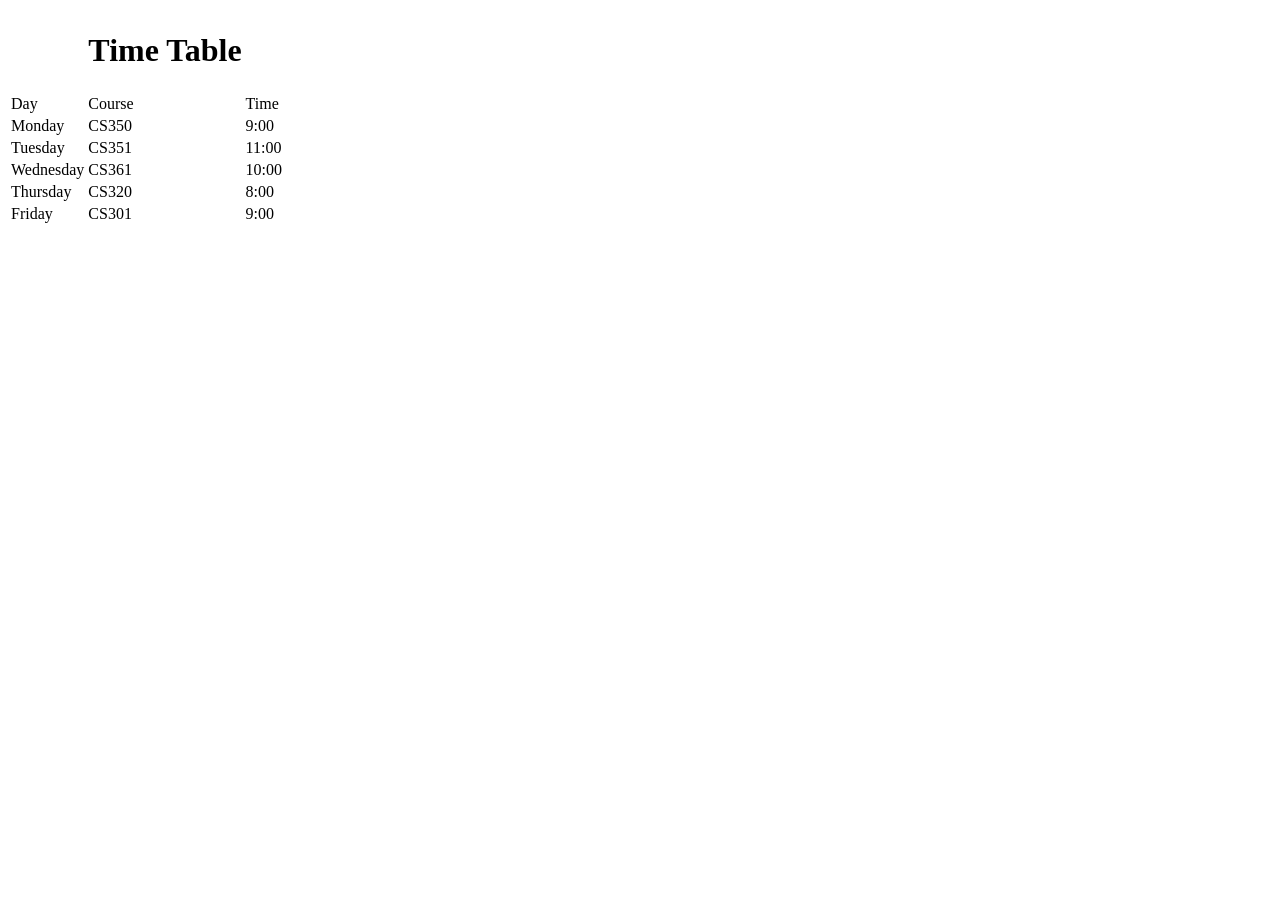
<file: indexlab2.html>
<!DOCTYPE html>
<html lang="en">
<head>
    <meta charset="UTF-8">
    <meta name="viewport" content="width=device-width, initial-scale=1.0">
    <title>Document</title>

</head>
<body>
   <table> <th><td><h1>Time Table</h1></td>
        <tbody>
            <tr>
                <td>Day</td>
                <td>       Course</td>
                <td>Time</td>
            </tr>
            <tr>
                <td>Monday</td>
                  <td>CS350 </td>
                  <td>9:00</td>

            </tr>
            <tr><td>Tuesday</td>   <td>CS351 </td> <td>11:00</td></tr>
            <tr><td>Wednesday</td>  <td> CS361 </td> <td>10:00</td></tr>
            <tr><td>Thursday</td>  <td>CS320 </td> <td>8:00</td></tr>
            <tr><td>Friday</td>  <td>CS301 </td> <td>9:00</td></tr>
        </tbody>
    </th>
    </table>
    
</body>
</html>
</file>
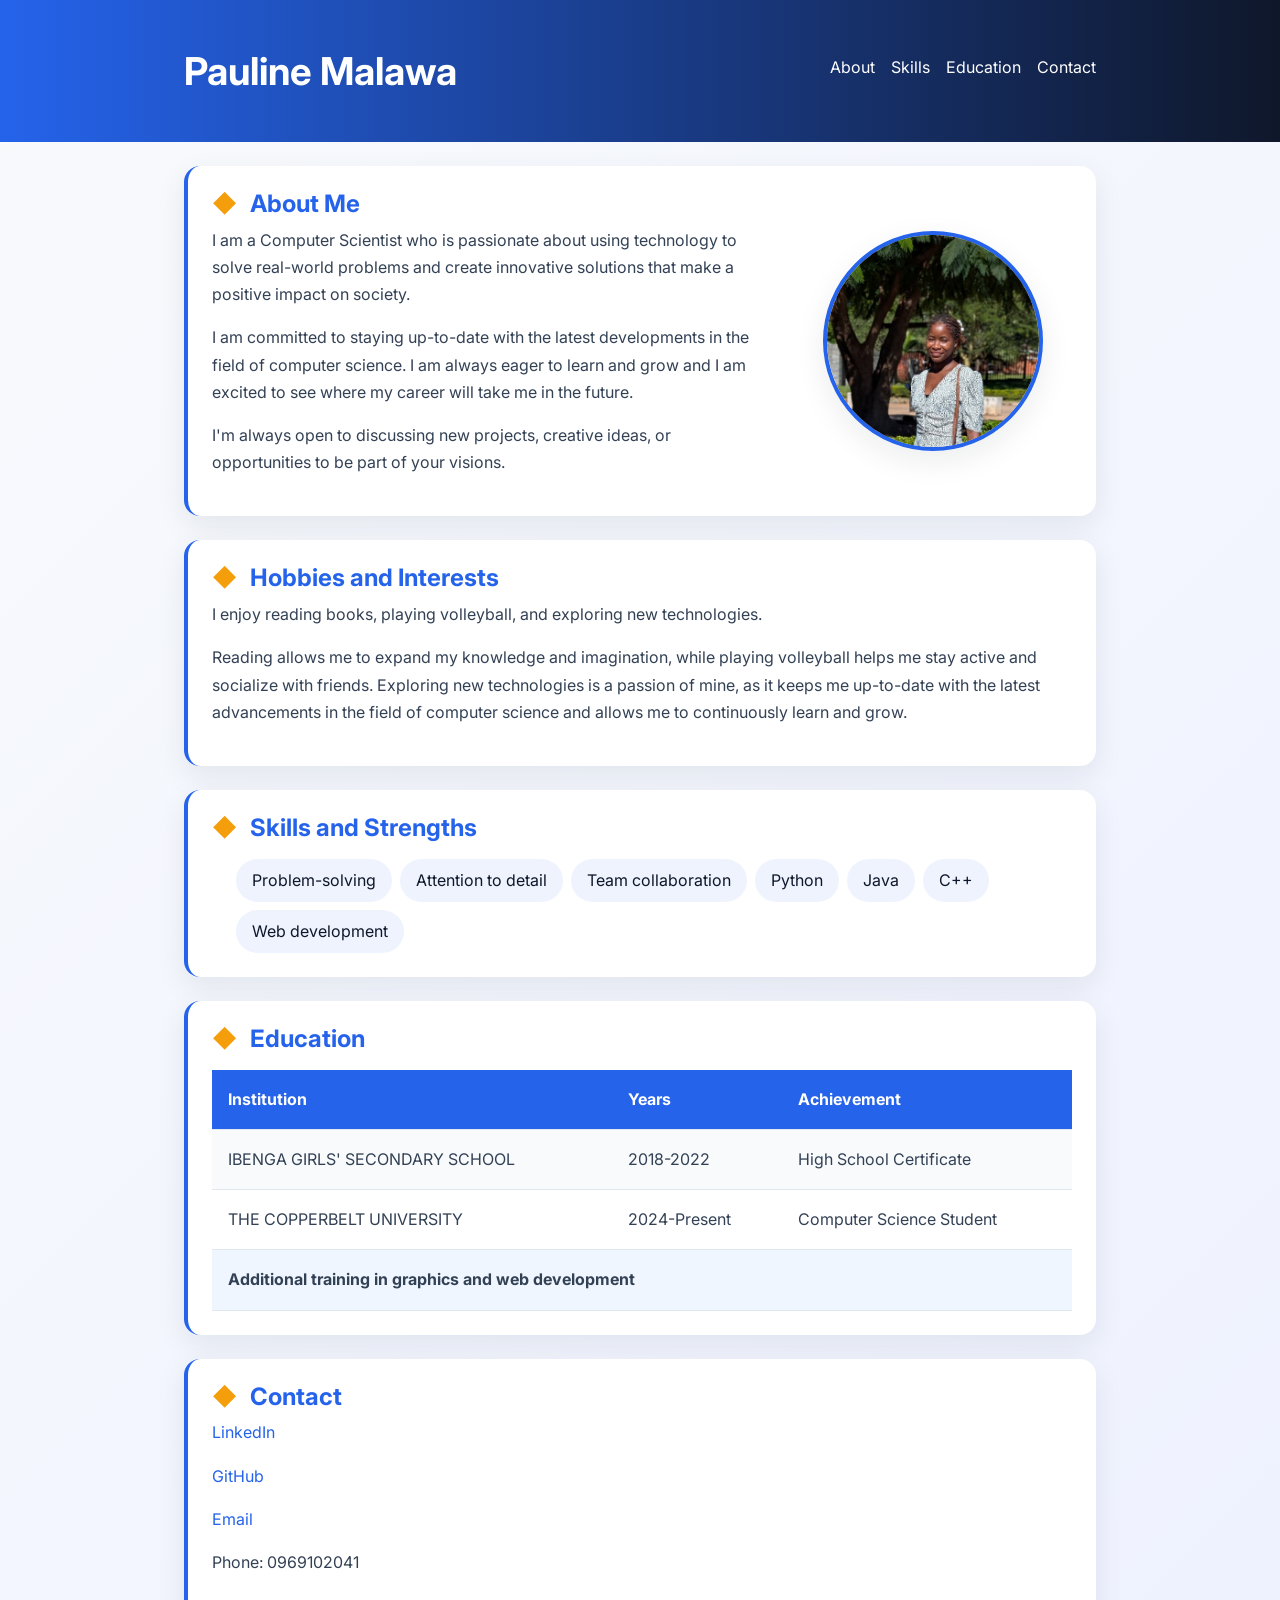
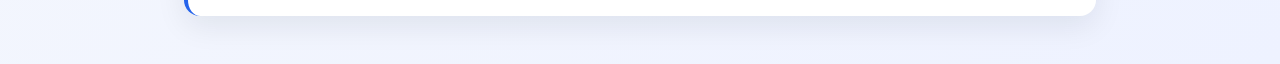
<file: profile.html>
<!DOCTYPE html>
<html lang="en">
<head>
    <meta charset="UTF-8">
    <meta name="viewport" content="width=device-width, initial-scale=1.0">
    <title>Profile Page</title>
    <link rel="preconnect" href="https://fonts.googleapis.com">
    <link rel="preconnect" href="https://fonts.gstatic.com" crossorigin>
    <link href="https://fonts.googleapis.com/css2?family=Inter:wght@400;500;700&display=swap" rel="stylesheet">
    <link rel="stylesheet" href="style.css">
</head>
<body>
    <header class="site-header">
        <div class="container">
            <h1>Pauline Malawa</h1>
            <nav>
                <a href="#about">About</a>
                <a href="#skills">Skills</a>
                <a href="#education">Education</a>
                <a href="#contact">Contact</a>
            </nav>
        </div>
    </header>

    <main class="container">
        <section id="about" class="profile-card profile-layout">
            <div>
                <h2>About Me</h2>
                <p>I am a Computer Scientist who is passionate about using technology to solve real-world problems and create innovative solutions that make a positive impact on society.</p>
                <p>I am committed to staying up-to-date with the latest developments in the field of computer science. I am always eager to learn and grow and I am excited to see where my career will take me in the future.</p>
                <p>I'm always open to discussing new projects, creative ideas, or opportunities to be part of your visions.</p>
            </div>
            <figure class="profile-figure">
                <img src="IMG-20260328-WA0024-1.jpg" alt="Pauline Malawa">
            </figure>
        </section>

        <section class="profile-card">
            <h2>Hobbies and Interests</h2>
            <p>I enjoy reading books, playing volleyball, and exploring new technologies.</p>
            <p>Reading allows me to expand my knowledge and imagination, while playing volleyball helps me stay active and socialize with friends. Exploring new technologies is a passion of mine, as it keeps me up-to-date with the latest advancements in the field of computer science and allows me to continuously learn and grow.</p>
        </section>

        <section id="skills" class="profile-card">
            <h2>Skills and Strengths</h2>
            <ul class="skills-list">
                <li>Problem-solving</li>
                <li>Attention to detail</li>
                <li>Team collaboration</li>
                <li>Python</li>
                <li>Java</li>
                <li>C++</li>
                <li>Web development</li>
            </ul>
        </section>

        <section id="education" class="profile-card">
            <h2>Education</h2>
            <table>
                <thead>
                    <tr>
                        <th>Institution</th>
                        <th>Years</th>
                        <th>Achievement</th>
                    </tr>
                </thead>
                <tbody>
                    <tr>
                        <td>IBENGA GIRLS' SECONDARY SCHOOL</td>
                        <td>2018-2022</td>
                        <td>High School Certificate</td>
                    </tr>
                    <tr>
                        <td>THE COPPERBELT UNIVERSITY</td>
                        <td>2024-Present</td>
                        <td>Computer Science Student</td>
                    </tr>
                </tbody>
                <tfoot>
                    <tr>
                        <td colspan="3">Additional training in graphics and web development</td>
                    </tr>
                </tfoot>
            </table>
        </section>

        <section id="contact" class="profile-card">
            <h2>Contact</h2>
            <p><a href="https://www.linkedin.com/in/pauline-malawa-35a0a12ab?utm_source=share&utm_campaign=share_via&utm_content=profile&utm_medium=android_app">LinkedIn</a></p>
            <p><a href="https://github.com/PaulineMalawa">GitHub</a></p>
            <p><a href="mailto:malawakabanda00@gmail.com">Email</a></p>
            <p>Phone: 0969102041</p>
        </section>
    </main>
</body>
</html>
</file>
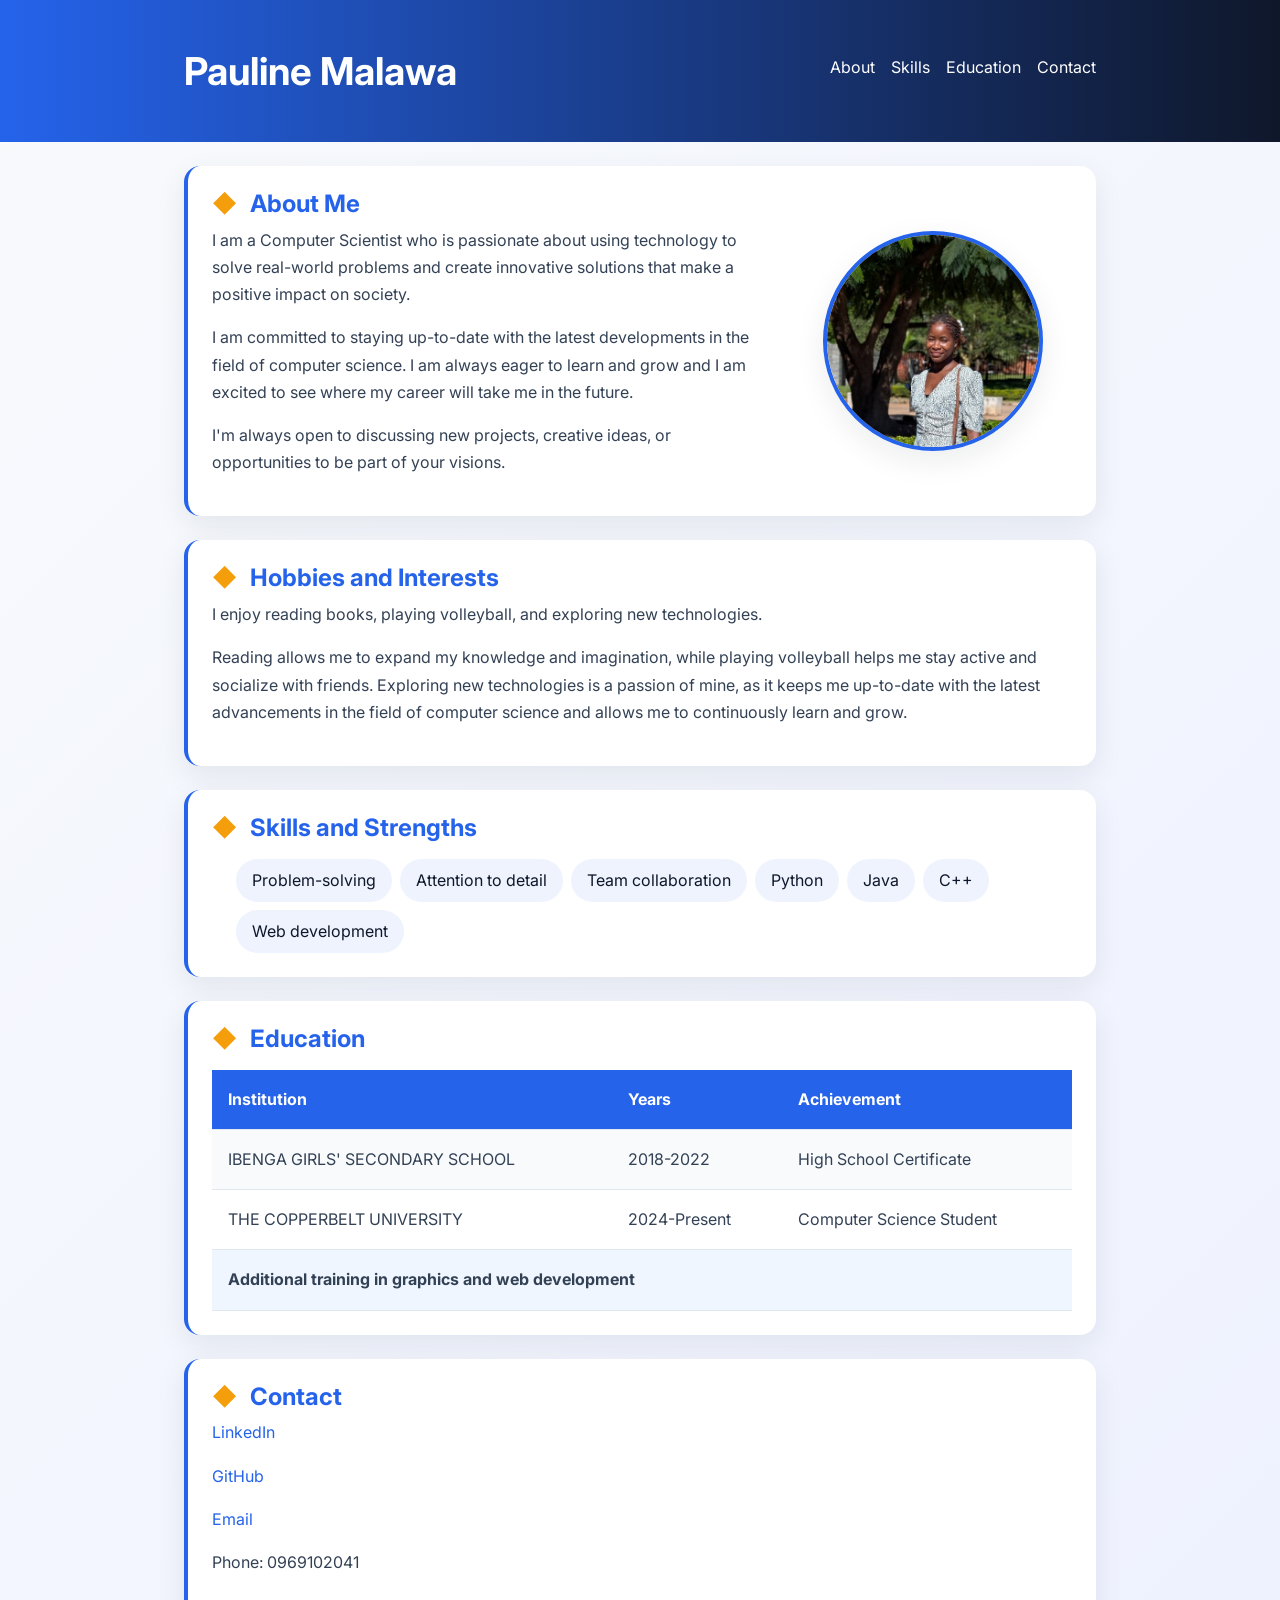
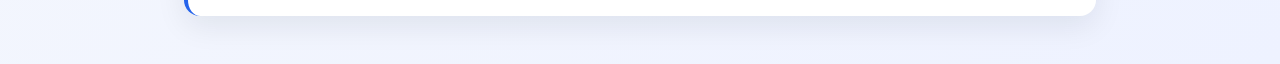
<file: Week 3 Lab Profile.html>
<!DOCTYPE html>
<html lang="en">
<head>
    <meta charset="UTF-8">
    <meta name="viewport" content="width=device-width, initial-scale=1.0">
    <title>Week 3 Lab</title>
    <link rel="preconnect" href="https://fonts.googleapis.com">
    <link rel="preconnect" href="https://fonts.gstatic.com" crossorigin>
    <link href="https://fonts.googleapis.com/css2?family=Inter:wght@400;500;700&display=swap" rel="stylesheet">
    <link rel="stylesheet" href="style.css">
</head>
<body>
    <header class="site-header">
        <div class="container">
            <h1>Pauline Malawa</h1>
            <nav>
                <a href="#about">About</a>
                <a href="#skills">Skills</a>
                <a href="#education">Education</a>
                <a href="#contact">Contact</a>
            </nav>
        </div>
    </header>

    <main class="container">
        <section id="about" class="profile-card profile-layout">
            <div>
                <h2>About Me</h2>
                <p>I am a Computer Scientist who is passionate about using technology to solve real-world problems and create innovative solutions that make a positive impact on society.</p>
                <p>I am committed to staying up-to-date with the latest developments in the field of computer science. I am always eager to learn and grow and I am excited to see where my career will take me in the future.</p>
                <p>I'm always open to discussing new projects, creative ideas, or opportunities to be part of your visions.</p>
            </div>
            <figure class="profile-figure">
                <img src="IMG-20260328-WA0024-1.jpg" alt="Pauline Malawa">
            </figure>
        </section>

        <section class="profile-card">
            <h2>Hobbies and Interests</h2>
            <p>I enjoy reading books, playing volleyball, and exploring new technologies.</p>
            <p>Reading allows me to expand my knowledge and imagination, while playing volleyball helps me stay active and socialize with friends. Exploring new technologies is a passion of mine, as it keeps me up-to-date with the latest advancements in the field of computer science and allows me to continuously learn and grow.</p>
        </section>

        <section id="skills" class="profile-card">
            <h2>Skills and Strengths</h2>
            <ul class="skills-list">
                <li>Problem-solving</li>
                <li>Attention to detail</li>
                <li>Team collaboration</li>
                <li>Python</li>
                <li>Java</li>
                <li>C++</li>
                <li>Web development</li>
            </ul>
        </section>

        <section id="education" class="profile-card">
            <h2>Education</h2>
            <table>
                <thead>
                    <tr>
                        <th>Institution</th>
                        <th>Years</th>
                        <th>Achievement</th>
                    </tr>
                </thead>
                <tbody>
                    <tr>
                        <td>IBENGA GIRLS' SECONDARY SCHOOL</td>
                        <td>2018-2022</td>
                        <td>High School Certificate</td>
                    </tr>
                    <tr>
                        <td>THE COPPERBELT UNIVERSITY</td>
                        <td>2024-Present</td>
                        <td>Computer Science Student</td>
                    </tr>
                </tbody>
                <tfoot>
                    <tr>
                        <td colspan="3">Additional training in graphics and web development</td>
                    </tr>
                </tfoot>
            </table>
        </section>

        <section id="contact" class="profile-card">
            <h2>Contact</h2>
            <p><a href="https://www.linkedin.com/in/pauline-malawa-35a0a12ab?utm_source=share&utm_campaign=share_via&utm_content=profile&utm_medium=android_app">LinkedIn</a></p>
            <p><a href="https://github.com/PaulineMalawa">GitHub</a></p>
            <p><a href="mailto:malawakabanda00@gmail.com">Email</a></p>
            <p>Phone: 0969102041</p>
        </section>
    </main>
</body>
</html>
</file>
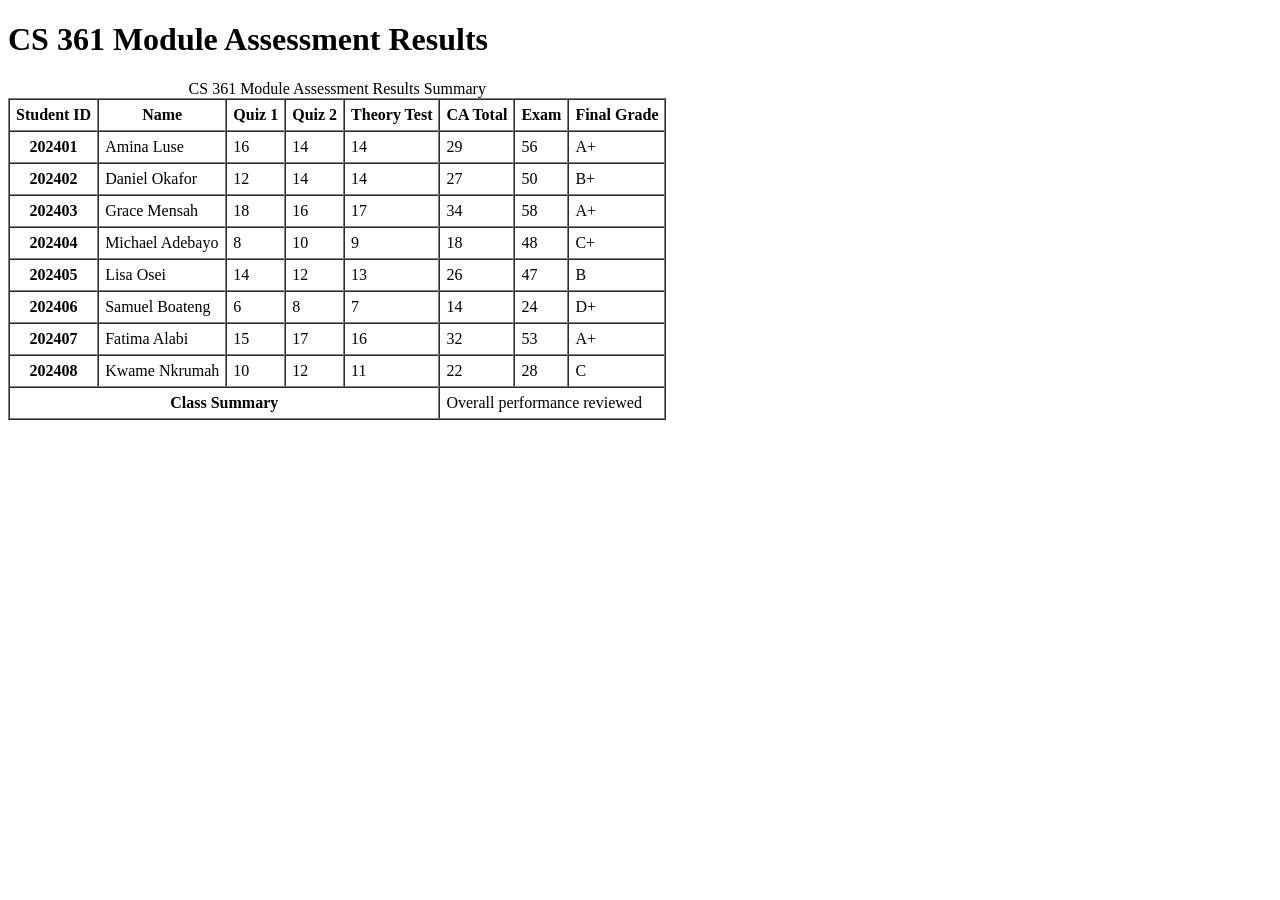
<file: Week 4 LabB Table.html>
<!-- PART B — Course Results Table
1.Create table.html
New HTML5 file. Add a heading: <h1>CS 361 Module Assessment 
Results</h1>.
2.Table structure
Build a complete table with: <caption>, <thead>, <tbody>, <tfoot>. Use <th 
scope='col'> for column headers.
3.Table content
Columns: Student ID, Name, Quiz 1, Quiz 2, Theory Test, CA Total, Exam, Final 
Grade. Add 8 rows of sample student data.
4.Row header
Add scope='row' to the Student ID column in each data row. Use <th> not 
<td> for it.
5.Merged cells
In <tfoot> use colspan='5' on a cell spanning Student ID through Theory Test 
columns to show 'Class Summary'.
6.Validate & submit
Validate both register.html and table.html. Submit links to your GitHub 
Pages. (Submission link to be advised) -->
<!DOCTYPE html>
<html lang="en">
<head>
  <meta charset="UTF-8">
  <meta name="viewport" content="width=device-width, initial-scale=1.0">
  <title>CS 361 Module Assessment Results</title>
</head>
<body>
  <h1>CS 361 Module Assessment Results</h1>

  <table border="1" cellspacing="0" cellpadding="6">
    <caption>CS 361 Module Assessment Results Summary</caption>
    <thead>
      <tr>
        <th scope="col">Student ID</th>
        <th scope="col">Name</th>
        <th scope="col">Quiz 1</th>
        <th scope="col">Quiz 2</th>
        <th scope="col">Theory Test</th>
        <th scope="col">CA Total</th>
        <th scope="col">Exam</th>
        <th scope="col">Final Grade</th>
      </tr>
    </thead>
    <tbody>
      <tr>
        <th scope="row">202401</th>
        <td>Amina Luse</td>
        <td>16</td>
        <td>14</td>
        <td>14</td>
        <td>29</td>
        <td>56</td>
        <td>A+</td>
      </tr>
      <tr>
        <th scope="row">202402</th>
        <td>Daniel Okafor</td>
        <td>12</td>
        <td>14</td>
        <td>14</td>
        <td>27</td>
        <td>50</td>
        <td>B+</td>
      </tr>
      <tr>
        <th scope="row">202403</th>
        <td>Grace Mensah</td>
        <td>18</td>
        <td>16</td>
        <td>17</td>
        <td>34</td>
        <td>58</td>
        <td>A+</td>
      </tr>
      <tr>
        <th scope="row">202404</th>
        <td>Michael Adebayo</td>
        <td>8</td>
        <td>10</td>
        <td>9</td>
        <td>18</td>
        <td>48</td>
        <td>C+</td>
      </tr>
      <tr>
        <th scope="row">202405</th>
        <td>Lisa Osei</td>
        <td>14</td>
        <td>12</td>
        <td>13</td>
        <td>26</td>
        <td>47</td>
        <td>B</td>
      </tr>
      <tr>
        <th scope="row">202406</th>
        <td>Samuel Boateng</td>
        <td>6</td>
        <td>8</td>
        <td>7</td>
        <td>14</td>
        <td>24</td>
        <td>D+</td>
      </tr>
      <tr>
        <th scope="row">202407</th>
        <td>Fatima Alabi</td>
        <td>15</td>
        <td>17</td>
        <td>16</td>
        <td>32</td>
        <td>53</td>
        <td>A+</td>
      </tr>
      <tr>
        <th scope="row">202408</th>
        <td>Kwame Nkrumah</td>
        <td>10</td>
        <td>12</td>
        <td>11</td>
        <td>22</td>
        <td>28</td>
        <td>C</td>
      </tr>
    </tbody>
    <tfoot>
      <tr>
        <th colspan="5" scope="rowgroup">Class Summary</th>
        <td colspan="3">Overall performance reviewed</td>
      </tr>
    </tfoot>
  </table>
</body>
</html>
</file>
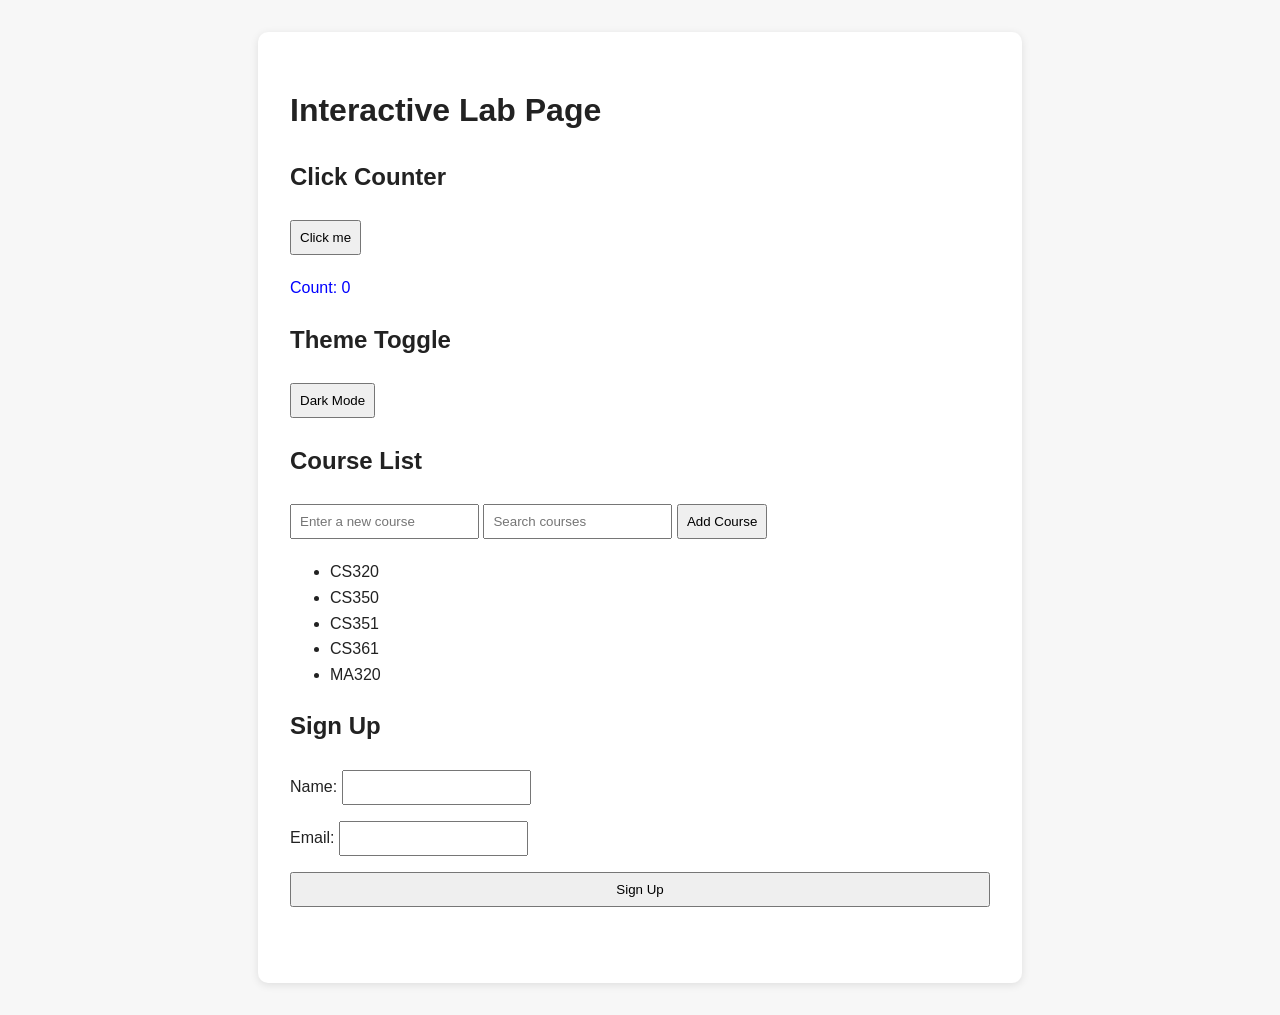
<file: Week 9 lab.html>
<!DOCTYPE html>
<html lang="en">
  <head>
    <meta charset="UTF-8" />
    <meta name="viewport" content="width=device-width, initial-scale=1.0" />
    <title>Week 9 Lab</title>
    <style>
      body {
        font-family: Arial, sans-serif;
        margin: 2rem;
        line-height: 1.6;
        background: #f7f7f7;
        color: #222;
      }

      main {
        max-width: 700px;
        margin: 0 auto;
        background: white;
        padding: 2rem;
        border-radius: 10px;
        box-shadow: 0 2px 8px rgba(0, 0, 0, 0.1);
      }

      button,
      input {
        padding: 0.5rem;
        margin: 0.25rem 0;
      }

      .dark {
        background: #111;
        color: #f5f5f5;
      }

      .dark main {
        background: #222;
        color: #f5f5f5;
      }

      form {
        display: flex;
        flex-direction: column;
        gap: 0.5rem;
      }

      #formMessage {
        font-weight: bold;
      }
    </style>
  </head>
  <body>
    <main>
      <h1>Interactive Page</h1>

      <section>
        <h2>Click Counter</h2>
        <button id="counterButton">Click me</button>
        <p>Count: <span id="counterValue">0</span></p>
      </section>

      <section>
        <h2>Theme Toggle</h2>
        <button id="themeButton">Dark Mode</button>
      </section>

      <section>
        <h2>Course List</h2>
        <input id="courseNameInput" type="text" placeholder="Enter a new course" />
        <input id="searchInput" type="text" placeholder="Search courses" />
        <button id="addCourseButton">Add Course</button>
        <ul id="courseList"></ul>
      </section>

      <section>
        <h2>Sign Up</h2>
        <form id="signupForm">
          <label>
            Name:
            <input id="nameInput" name="name" type="text" />
          </label>
          <label>
            Email:
            <input id="emailInput" name="email" type="email" />
          </label>
          <button type="submit">Sign Up</button>
          <p id="formMessage"></p>
        </form>
      </section>
    </main>

    <script src="Week 9 lab.js"></script>
  </body>
</html>
</file>
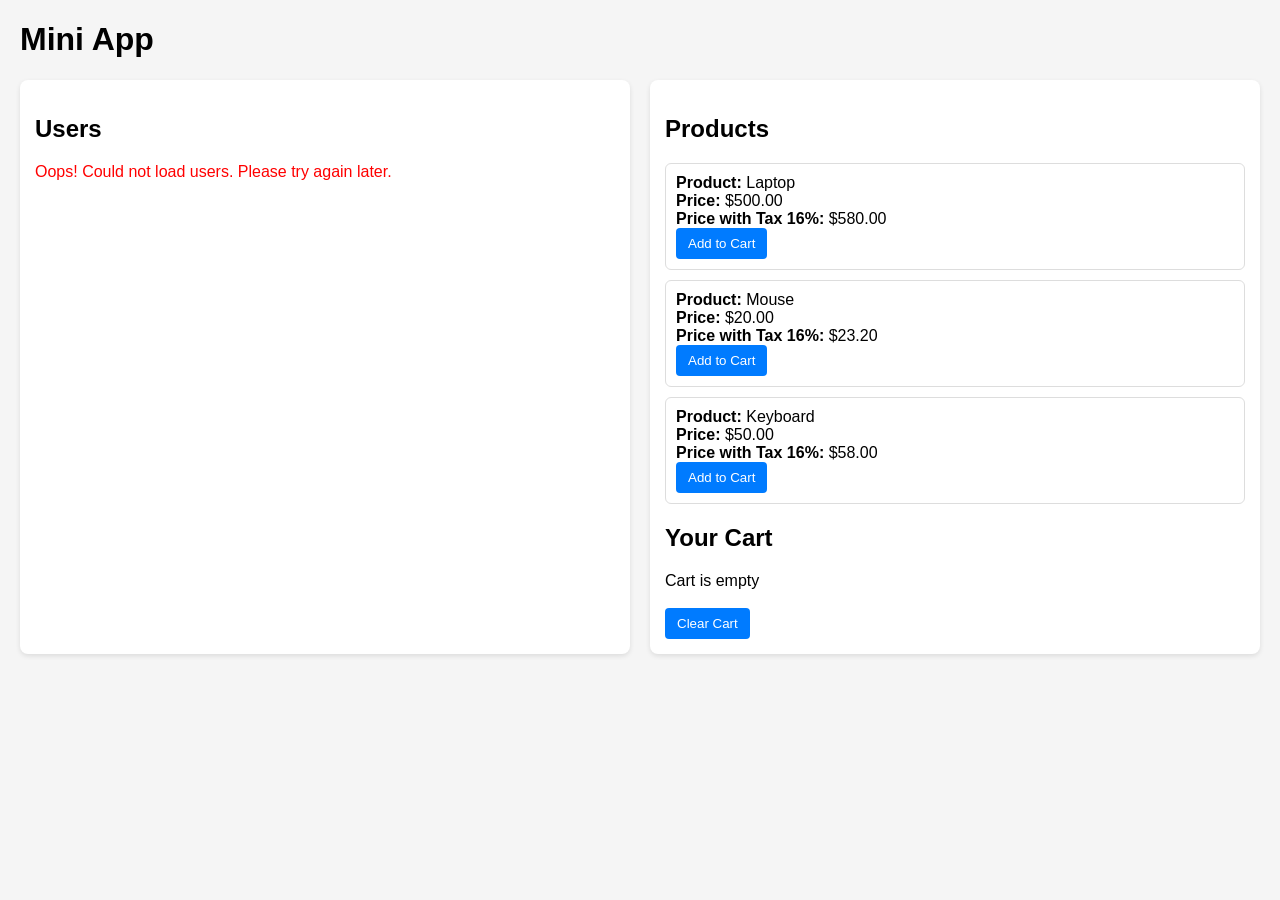
<file: Week10 lab.html>
<!DOCTYPE html>
<html lang="en">
  <head>
    <meta charset="UTF-8" />
    <meta name="viewport" content="width=device-width, initial-scale=1.0" />
    <title>Mini App - Users + Products + Cart</title>
    <style>
      body {
        font-family: Arial, sans-serif;
        margin: 20px;
        background: #f5f5f5;
      }

      .container {
        display: flex;
        gap: 20px;
        flex-wrap: wrap;
      }

      .section {
        background: white;
        padding: 15px;
        border-radius: 8px;
        box-shadow: 0 2px 5px rgba(0, 0, 0, 0.1);
        flex: 1;
        min-width: 300px;
      }

      .card {
        border: 1px solid #ddd;
        padding: 10px;
        margin: 10px 0;
        border-radius: 6px;
      }

      .cart-item {
        display: flex;
        justify-content: space-between;
        align-items: center;
        margin: 5px 0;
      }

      button {
        background: #007bff;
        color: white;
        border: none;
        padding: 8px 12px;
        border-radius: 4px;
        cursor: pointer;
      }

      button:hover {
        background: #0056b3;
      }

      #loading {
        color: #555;
      }

      #error {
        color: red;
      }
    </style>
  </head>
  <body>
    <h1>Mini App</h1>

    <div class="container">
      <div class="section">
        <h2>Users</h2>
        <div id="loading">Loading...</div>
        <div id="error"></div>
        <div id="users"></div>
      </div>

      <div class="section">
        <h2>Products</h2>
        <div id="products"></div>

        <h2>Your Cart</h2>
        <div id="cart"></div>
        <h3 id="total"></h3>
        <button onclick="clearCart()">Clear Cart</button>
      </div>
    </div>

    <script type="module" src="Week10 lab.js"></script>
  </body>
</html>
</file>
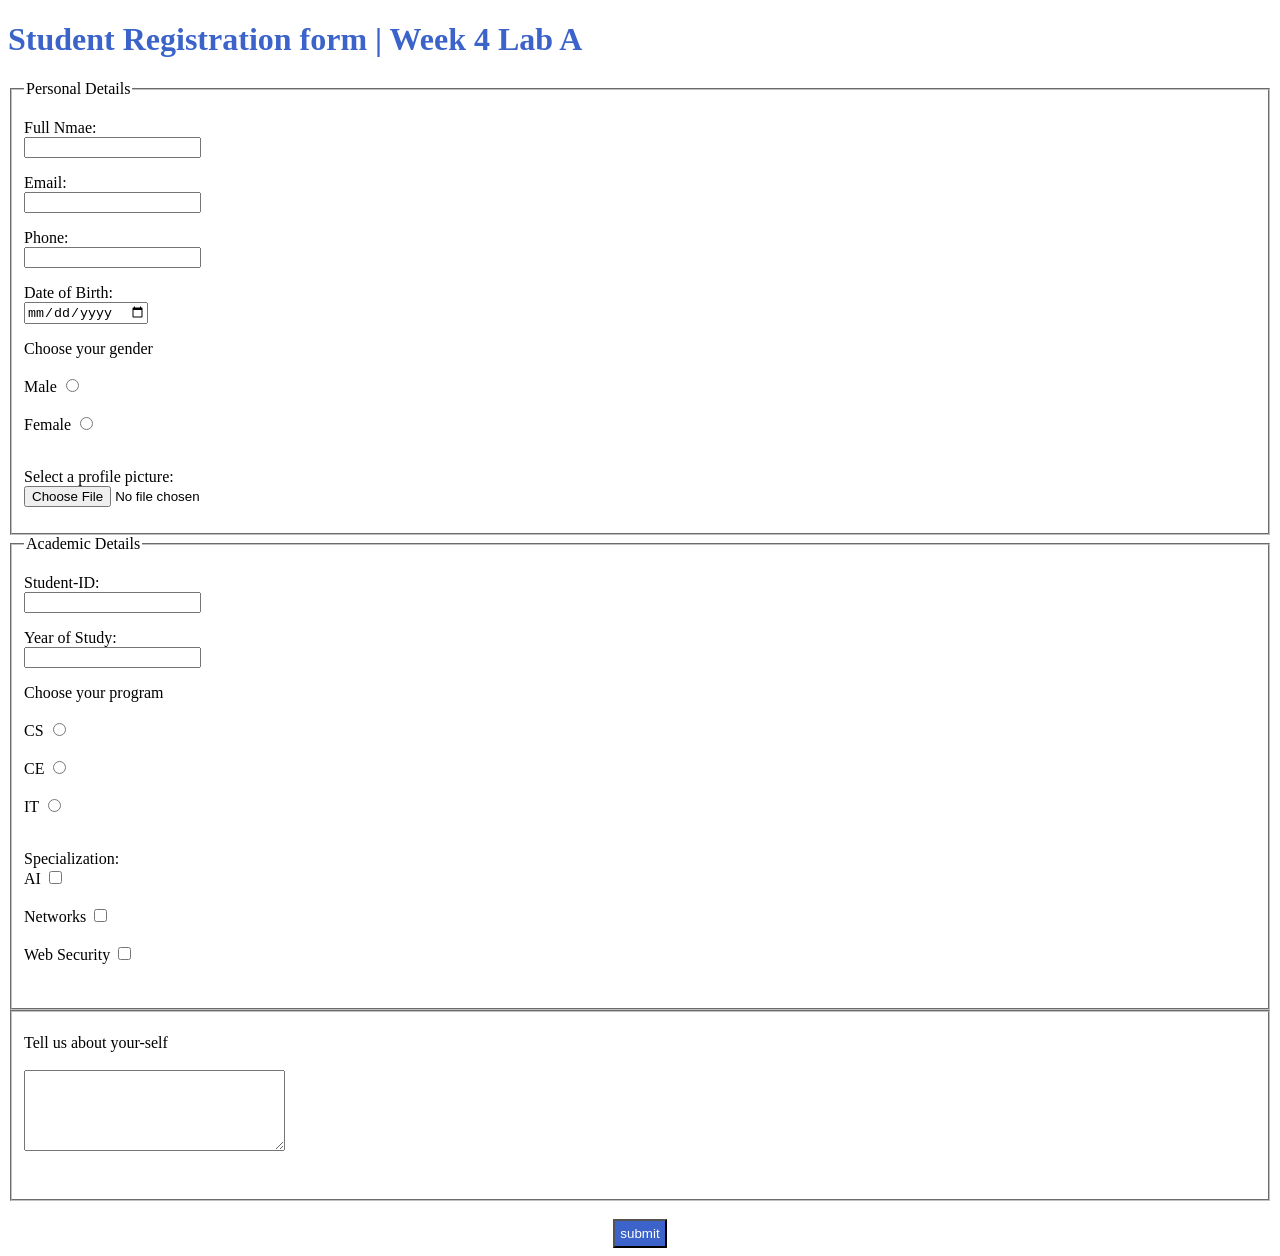
<file: Week4 LabA.html>
<!DOCTYPE html>
<html lang="en">
<head>
    <meta charset="UTF-8">
    <meta name="viewport" content="width=device-width, initial-scale=1.0">
    <title>Student Registration Form</title>
    <style>
         h1{
            color: rgb(59, 99, 201);;
        }
         button{
        background-color: rgb(59, 99, 201);
        color: white;
        padding: 5px;

    }
    </style>
    
</head>
<body>
    <main> <h1>Student Registration form | Week 4 Lab A</h1>
    <form action="#" method="POST" enctype="multipart/form-data"></form>
    <fieldset>
        <legend>Personal Details </legend>
        <p>
           <label for="full-name">Full Nmae:</label><br>
            <input type="text" id="full-name" required >
        </p>
        <p>
             <label for="email">Email:</label><br>
            <input type="text" id="email" required >
       
        </p>
        <p>
             <label for="phone">Phone:</label><br>
            <input  type="tel" id="phone"  >
        </p>
         <p>
             <label for="dob">Date of Birth:</label><br>
            <input type ="date" min="0" max="100"  id="dob"  >
        </p>
         <p>   
        <label for ="Choose your gender">Choose your gender</label><br><br>
        <label for="gender">Male</label>
        <input type="radio"><br><br>
        <label for="gender">Female</label>
        <input type="radio"><br><br>
        </p>
         <p>
         <label for = "pic">Select a profile picture:</label><br>
         <input type="file" id="pic" accept="jpeg,png,jpg">
     <script>
            document.getElementById("pic").addEventListener("change",function()
        {
            const file =this.files[0];
            if(file){
                const maxSize = 3*1024*1024;//5MB
            
            if(file.size>maxSize){
                alert("File is too large! Max size is 3MB")
                this.value =" ";//clear input
            }
        }
        });
    </script>
        </p>
        
            
    </fieldset>
    <fieldset>
        <legend>Academic Details </legend>
        <p>
           <label for="student-id">Student-ID:</label><br>
            <input type="text" id="student-id" required >
        </p>
        <p>
           <label for="yos">Year of Study:</label><br>
            <input type="number" id="yos" >
        </p>
          <p>   
        <label for ="Choose your Program">Choose your program</label><br><br>
        <label for="program">CS</label>
        <input type="radio"><br><br>
        <label for="program">CE</label>
        <input type="radio"><br><br>
        <label for="program">IT</label>
        <input type="radio"><br><br>
        </p>
         
         <p>
        <label for="special">Specialization:</label><br>
        <label for="special">AI</label>
        <input type="checkbox"><br><br>
        <label for="special">Networks</label>
        <input type="checkbox"><br><br>
        <label for="special">Web Security</label>
        <input type="checkbox"><br><br>
        </p>
        

    </fieldset>
    <fieldset>
        <p>
        <label for="message">Tell us about your-self </label><br><br>
        <textarea name=""id="" cols="30" rows="5"></textarea><br><br>
       
        </p>
    </fieldset>
   <br><center><button>submit</button></center>

</main>
   
    
</body>
</html>
</file>
<file: style.css>
:root {
  --color-primary: #2563eb;
  --color-secondary: #0f172a;
  --color-accent: #f59e0b;
  --color-bg: #f8fafc;
  --color-surface: #ffffff;
  --color-text: #334155;
  --color-muted: #64748b;
  --space-1: 0.25rem;
  --space-2: 0.5rem;
  --space-3: 1rem;
  --space-4: 1.5rem;
  --space-5: 2rem;
  --font: "Inter", "Segoe UI", sans-serif;
  --border-radius: 16px;
  --box-shadow: 0 10px 30px rgba(15, 23, 42, 0.08);
}

* {
  box-sizing: border-box;
  margin: 0;
  padding: 0;
}

body {
  background: linear-gradient(135deg, var(--color-bg), #eef2ff);
  color: var(--color-text);
  font-family: var(--font);
  font-size: 1rem;
  line-height: 1.7;
}

.container {
  width: min(100%, 960px);
  margin: 0 auto;
  padding: var(--space-4);
}

.site-header {
  background: linear-gradient(90deg, var(--color-primary), var(--color-secondary));
  color: white;
  padding: var(--space-4) 0;
}

.site-header .container {
  display: flex;
  justify-content: space-between;
  align-items: center;
  flex-wrap: wrap;
  gap: var(--space-3);
}

.site-header h1 {
  font-size: 2.4rem;
  color: white;
  font-weight: 700;
}

nav {
  display: flex;
  gap: var(--space-3);
  flex-wrap: wrap;
}

nav a {
  color: white;
  text-decoration: none;
  padding-bottom: var(--space-1);
  border-bottom: 2px solid transparent;
  transition: color 0.2s ease, border-color 0.2s ease;
}

nav a:hover {
  color: #fdf2f8;
  border-bottom-color: var(--color-accent);
}

.profile-card {
  background: var(--color-surface);
  border-radius: var(--border-radius);
  box-shadow: var(--box-shadow);
  padding: var(--space-4);
  margin-bottom: var(--space-4);
  border-left: 4px solid var(--color-primary);
}

section h2::before {
  content: "◆ ";
  color: var(--color-accent);
  margin-right: var(--space-2);
}

.profile-layout {
  display: grid;
  grid-template-columns: 2fr 1fr;
  gap: var(--space-4);
  align-items: center;
}

.profile-figure {
  display: flex;
  justify-content: center;
}

.profile-figure img {
  width: 220px;
  height: 220px;
  object-fit: cover;
  border-radius: 50%;
  border: 4px solid var(--color-primary);
  box-shadow: var(--box-shadow);
  transition: transform 0.2s ease;
}

.profile-figure img:hover {
  transform: scale(1.05);
}

h1,
h2,
h3 {
  line-height: 1.2;
}

h2 {
  font-size: 1.5rem;
  color: var(--color-primary);
  margin-bottom: var(--space-2);
}

h3 {
  font-size: 1.1rem;
  color: var(--color-secondary);
  margin-bottom: var(--space-2);
}

p {
  margin-bottom: var(--space-3);
}

a {
  color: var(--color-primary);
  text-decoration: none;
  transition: color 0.2s ease;
}

a:hover {
  color: var(--color-accent);
}

.skills-list {
  list-style: none;
  display: flex;
  flex-wrap: wrap;
  gap: var(--space-2);
  margin-top: var(--space-3);
}

.skills-list li {
  display: inline-block;
  background-color: rgba(37, 99, 235, 0.08);
  border-radius: 999px;
  padding: var(--space-2) var(--space-3);
  color: var(--color-secondary);
}

ul {
  padding-left: var(--space-4);
}

table {
  width: 100%;
  border-collapse: collapse;
  margin-top: var(--space-3);
}

thead {
  background-color: var(--color-primary);
  color: white;
}

th,
td {
  padding: var(--space-3);
  border-bottom: 1px solid #e2e8f0;
  text-align: left;
}

tbody tr:nth-child(odd) {
  background-color: #f8fafc;
}

tbody tr:nth-child(even) {
  background-color: #ffffff;
}

tfoot td {
  font-weight: 700;
  background-color: #eff6ff;
}

@media (max-width: 700px) {
  .profile-layout {
    grid-template-columns: 1fr;
  }

  .site-header .container {
    flex-direction: column;
    align-items: flex-start;
  }
}
</file>
